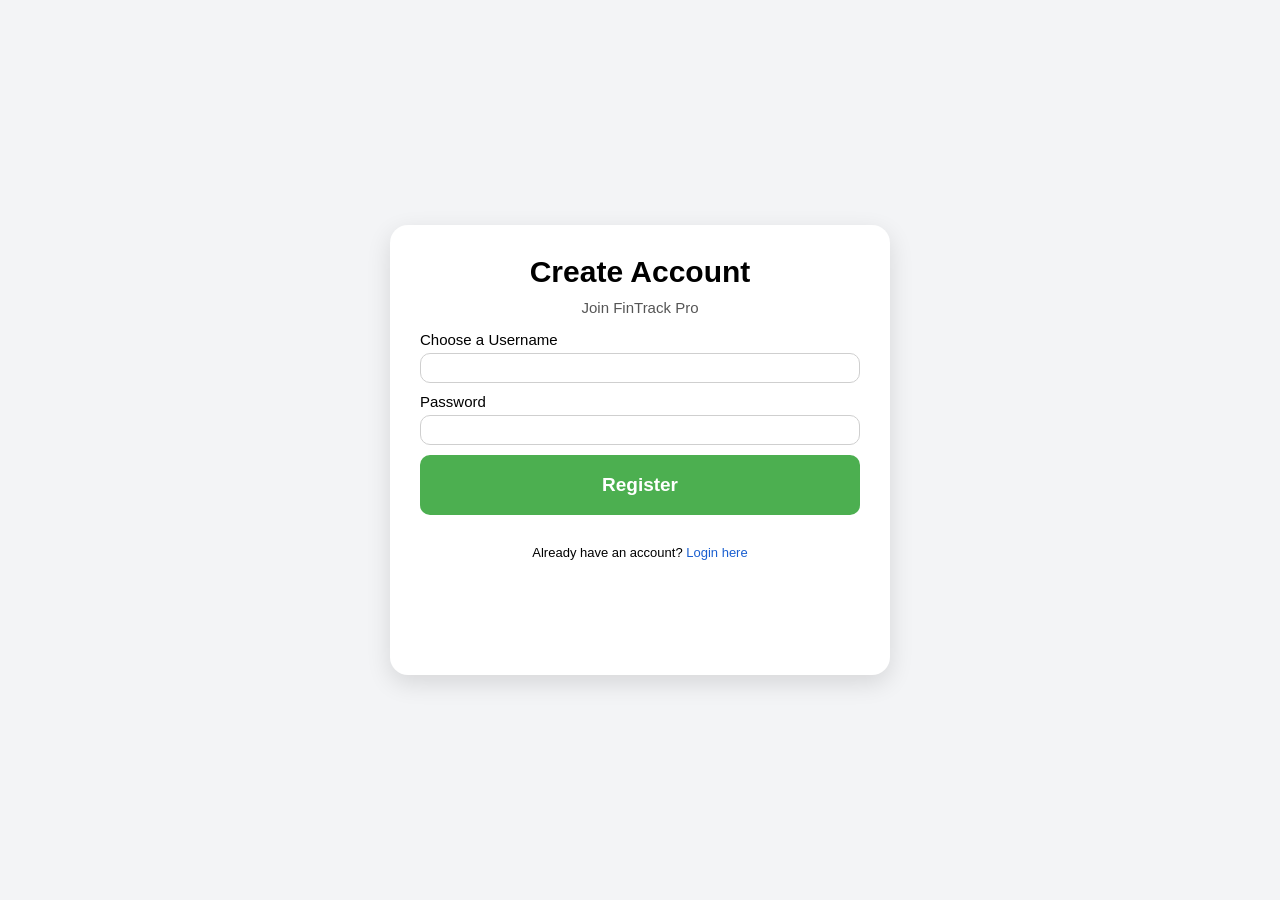
<file: index.html>
<!DOCTYPE html>
<html lang="en">
<head>
    <meta charset="UTF-8">
    <meta name="viewport" content="width=device-width, initial-scale=1.0">
    <title>Create Account</title>
    <link rel="stylesheet" href="./register.css">
</head>
<body>

    <div class="container">

        <div class="card">

            <h1>Create Account</h1>
            <p class="subtitle">Join FinTrack Pro</p>

            <form id="form">

                <div class="input-box">
                    <label for="username">Choose a Username</label>
                    <input type="text" id="username" required>
                </div>

                <div class="input-box">
                    <label for="password">Password</label>
                    <input type="password" id="password" required>
                </div>

                <button type="submit" id="register">Register</button>

            </form>

            <p class="login-text">
                Already have an account?
                <a href="./login.html">Login here</a>
            </p>

        </div>

    </div>
    <script type="module" src="./register.js"></script>
</body>
</html>
</file>
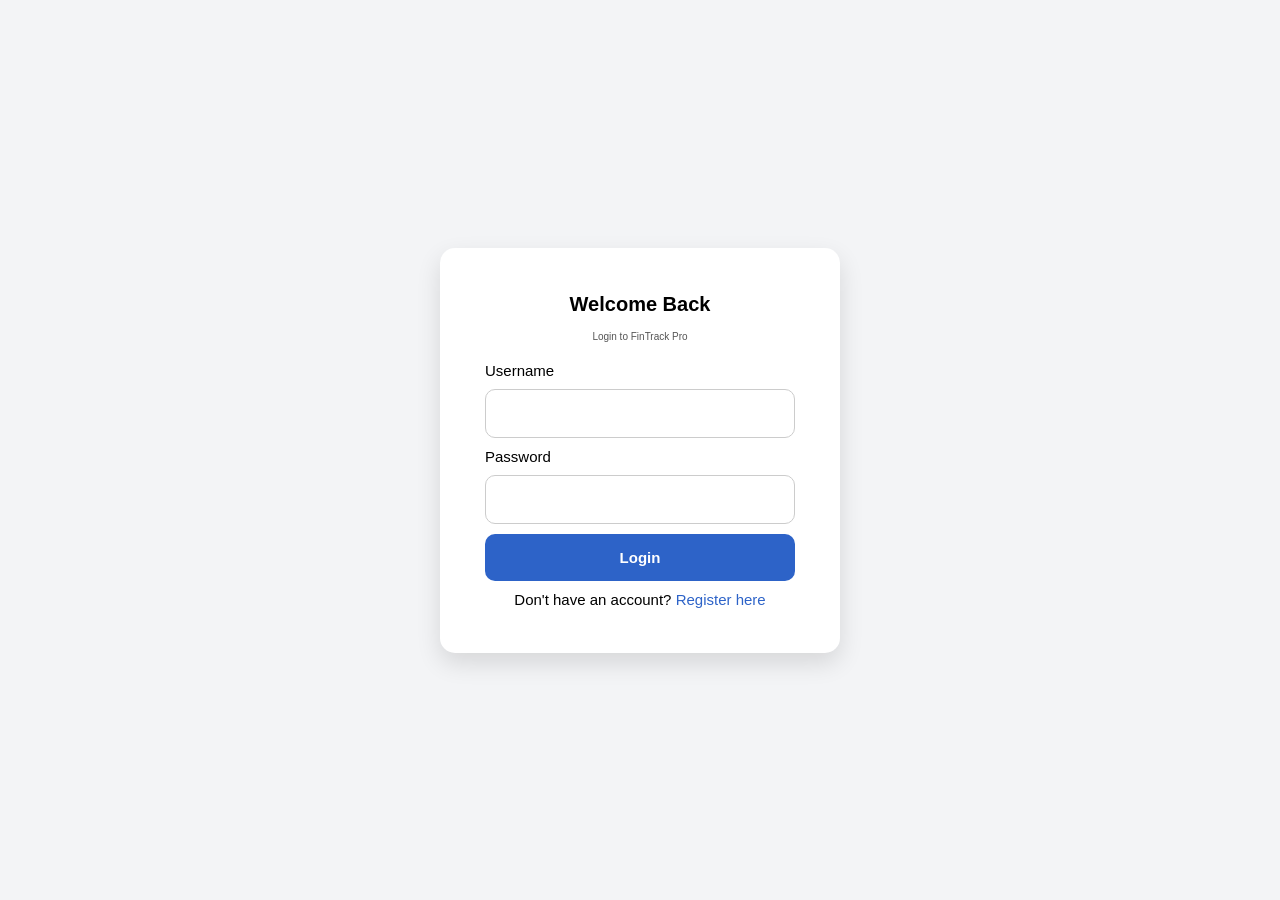
<file: login.html>
<!DOCTYPE html>
<html lang="en">
<head>
    <meta charset="UTF-8">
    <meta name="viewport" content="width=device-width, initial-scale=1.0">
    <title>Login Page</title>
    <link rel="stylesheet" href="./login.css ">
</head>
<body>

    <div class="container">

        <div class="login-box">

            <h1>Welcome Back</h1>
            <p class="subtitle">Login to FinTrack Pro</p>

            <form id="form">

                <div class="input-group">
                    <label>Username</label>
                    <input type="text" id="username" placeholder="" required>
                </div>

                <div class="input-group">
                    <label>Password</label>
                    <input type="password" id="password" required>
                </div>

                <button type="submit">Login</button>

            </form>

            <p class="register">
                Don't have an account?
                <a href="./register.html">Register here</a>
            </p>

        </div>

    </div>
    <script type="module" src="./login.js"></script>

</body>
</html>
</file>
<file: register.css>
*{
    margin:0;
    padding:0;
    box-sizing:border-box;
    font-family:Arial, Helvetica, sans-serif;
}

body{
    background:#f3f4f6;
    display:flex;
    justify-content:center;
    align-items:center;
    min-height:100vh;
}

.container{
    width:100%;
    display:flex;
    justify-content:center;
    align-items:center;
}

.card{
    width:500px;
    background:#fff;
    padding:30px;
    border-radius:18px;
    box-shadow:0 8px 25px rgba(0,0,0,.12);
    height:50vh;
}

.card h1{
    text-align:center;
    font-size:30px;
    margin-bottom:10px;
}

.subtitle{
    text-align:center;
    font-size:15px;
    color:#555;
    margin-bottom:15px;
}

.input-box{
    margin-bottom:10px;
}

.input-box label{
    display:block;
    font-size:15px;
    margin-bottom:5px;
}

.input-box input{
    width:100%;
    height:30px;
    border:1px solid #cfcfcf;
    border-radius:10px;
    outline:none;
    padding:0 15px;
    font-size:18px;
}

.input-box input:focus{
    border-color:#4caf50;
}

button{
    width:100%;
    height:60px;
    border:none;
    border-radius:10px;
    background:#4CAF50;
    color:#fff;
    font-size:19px;
    font-weight:600;
    cursor:pointer;
    transition:.3s;
}

button:hover{
    background:#43a047;
}

.login-text{
    text-align:center;
    margin-top:30px;
    font-size:13px;
}

.login-text a{
    text-decoration:none;
    color:#1a5fd0;
}

.login-text a:hover{
    text-decoration:underline;
}
</file>
<file: login.css>
*{
    margin:0;
    padding:0;
    box-sizing:border-box;
    font-family:Arial, Helvetica, sans-serif;
}

body{
    background:#f3f4f6;
    display:flex;
    justify-content:center;
    align-items:center;
    min-height:100vh;
}

.container{
    width:100%;
    display:flex;
    justify-content:center;
    align-items:center;
}

.login-box{
    width:400px;
    background:#fff;
    padding:45px;
    border-radius:15px;
    box-shadow:0 10px 25px rgba(0,0,0,.12);
}

.login-box h1{
    text-align:center;
    font-size:20px;
    margin-bottom:15px;
}

.subtitle{
    text-align:center;
    color:#555;
    font-size:10px;
    margin-bottom:20px;
}

.input-group{
    margin-bottom:10px;
}

.input-group label{
    display:block;
    font-size:15px;
    margin-bottom:10px;
    font-weight:500;
}

.input-group input{
    width:100%;
    padding:15px;
    font-size:15px;
    border:1px solid #ccc;
    border-radius:10px;
    outline:none;
    transition:.3s;
}

.input-group input:focus{
    border-color:#2d63c8;
    box-shadow:0 0 5px rgba(45,99,200,.3);
}

button{
    width:100%;
    padding:15px;
    border:none;
    border-radius:10px;
    background:#2d63c8;
    color:#fff;
    font-size:15px;
    font-weight:bold;
    cursor:pointer;
    transition:.3s;
}

button:hover{
    background:#1f4fa8;
}

.register{
    margin-top:10px;
    text-align:center;
    font-size:15px
}

.register a{
    color:#2d63c8;
    text-decoration:none;
}

.register a:hover{
    text-decoration:underline;
}
</file>
